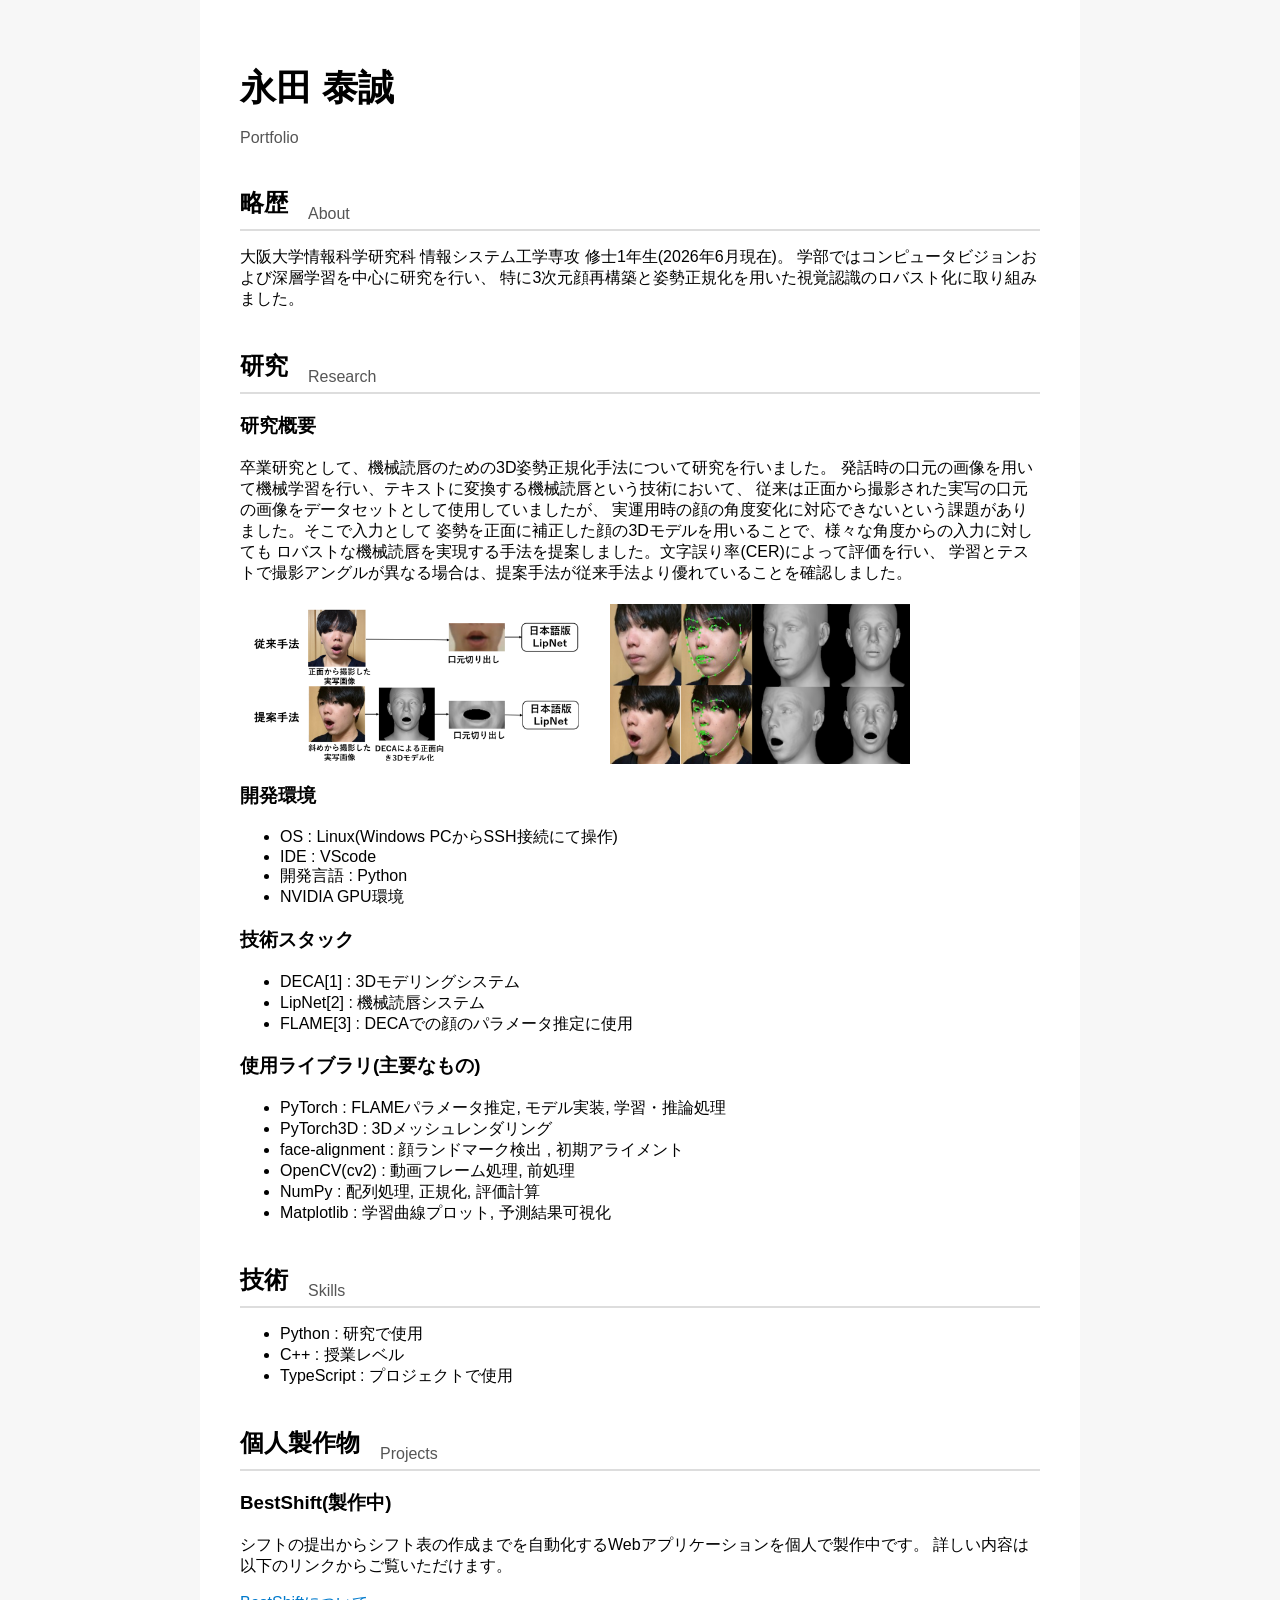
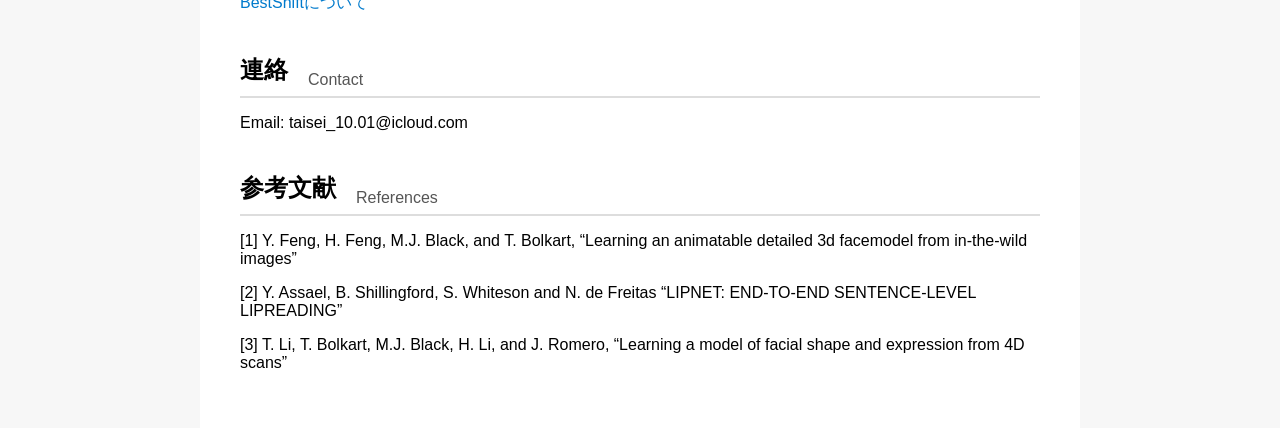
<file: index.html>
<!DOCTYPE html>
<html>
<head>
  <meta charset="UTF-8">
  <title>永田 泰誠 | Portfolio</title>
  <link rel="stylesheet" href="style.css">
</head>

<body>

  <div class="container">

    <h1>永田 泰誠</h1>
    <p class="tagline">Portfolio</p>

    <section>
      <div class="section-header">
        <h2>略歴</h2>
        <p class="tagline">About</p>
      </div>
      <p>
        大阪大学情報科学研究科 情報システム工学専攻 修士1年生(2026年6月現在)。
        学部ではコンピュータビジョンおよび深層学習を中心に研究を行い、
        特に3次元顔再構築と姿勢正規化を用いた視覚認識のロバスト化に取り組みました。
      </p>
    </section>

    <section>
      <div class="section-header">
        <h2>研究</h2>
        <p class="tagline">Research</p>
      </div>
      <h3>研究概要</h3>
      <p>
        卒業研究として、機械読唇のための3D姿勢正規化手法について研究を行いました。
        発話時の口元の画像を用いて機械学習を行い、テキストに変換する機械読唇という技術において、
        従来は正面から撮影された実写の口元の画像をデータセットとして使用していましたが、
        実運用時の顔の角度変化に対応できないという課題がありました。そこで入力として
        姿勢を正面に補正した顔の3Dモデルを用いることで、様々な角度からの入力に対しても
        ロバストな機械読唇を実現する手法を提案しました。文字誤り率(CER)によって評価を行い、
        学習とテストで撮影アングルが異なる場合は、提案手法が従来手法より優れていることを確認しました。
      </p>

      <div class="image-row">
        <img src="results/proposed_method.png" width="350">
        <img src="results/deca_demo_align.png" width="300">
      </div>

      <h3>開発環境</h3>
      <ul>
        <li>OS : Linux(Windows PCからSSH接続にて操作)</li>
        <li>IDE : VScode</li>
        <li>開発言語 : Python</li>
        <li>NVIDIA GPU環境</li>
      </ul>

      <h3>技術スタック</h3>
      <ul>
        <li>DECA[1] : 3Dモデリングシステム</li>
        <li>LipNet[2] : 機械読唇システム</li>
        <li>FLAME[3] : DECAでの顔のパラメータ推定に使用</li>
      </ul>

      <h3>使用ライブラリ(主要なもの)</h3>
      <ul>
        <li>PyTorch : FLAMEパラメータ推定, モデル実装, 学習・推論処理</li>
        <li>PyTorch3D : 3Dメッシュレンダリング</li>
        <li>face-alignment : 顔ランドマーク検出 , 初期アライメント</li>
        <li>OpenCV(cv2) : 動画フレーム処理, 前処理</li>
        <li>NumPy : 配列処理, 正規化, 評価計算</li>
        <li>Matplotlib : 学習曲線プロット, 予測結果可視化</li>
      </ul>


      <!-- <p>
        <a href="https://github.com/yourgithub/3d-pose-normalization-lipreading">
          View GitHub Repository →
        </a>
      </p> -->
    </section>

    <section>
      <div class="section-header">
        <h2>技術</h2>
        <p class="tagline">Skills</p>
      </div>
      <ul>
        <li>Python : 研究で使用</li>
        <li>C++ : 授業レベル</li>
        <li>TypeScript : プロジェクトで使用</li>
      </ul>
    </section>

    <section>
      <div class="section-header">
        <h2>個人製作物</h2>
        <p class="tagline">Projects</p>
      </div>
      <h3>BestShift(製作中)</h3>
      <p>
        シフトの提出からシフト表の作成までを自動化するWebアプリケーションを個人で製作中です。
        詳しい内容は以下のリンクからご覧いただけます。
      </p>
      <a href="./BestShift/" target="_self">
        BestShiftについて
      </a>

    </section>

    <section>
      <div class="section-header">
        <h2>連絡</h2>
        <p class="tagline">Contact</p>
      </div>
      <p>Email: taisei_10.01@icloud.com</p>
    </section>

    <section>
      <div class="section-header">
        <h2>参考文献</h2>
        <p class="tagline">References</p>
      </div>
      <p>[1] Y. Feng, H. Feng, M.J. Black, and T. Bolkart, “Learning an animatable detailed 3d facemodel from in-the-wild images”</p>
      <p>[2] Y. Assael, B. Shillingford, S. Whiteson and N. de Freitas “LIPNET: END-TO-END SENTENCE-LEVEL LIPREADING”</p>
      <p>[3] T. Li, T. Bolkart, M.J. Black, H. Li, and J. Romero, “Learning a model of facial shape and expression from 4D scans”</p>
    </section>

  </div>

</body>
</html>
</file>
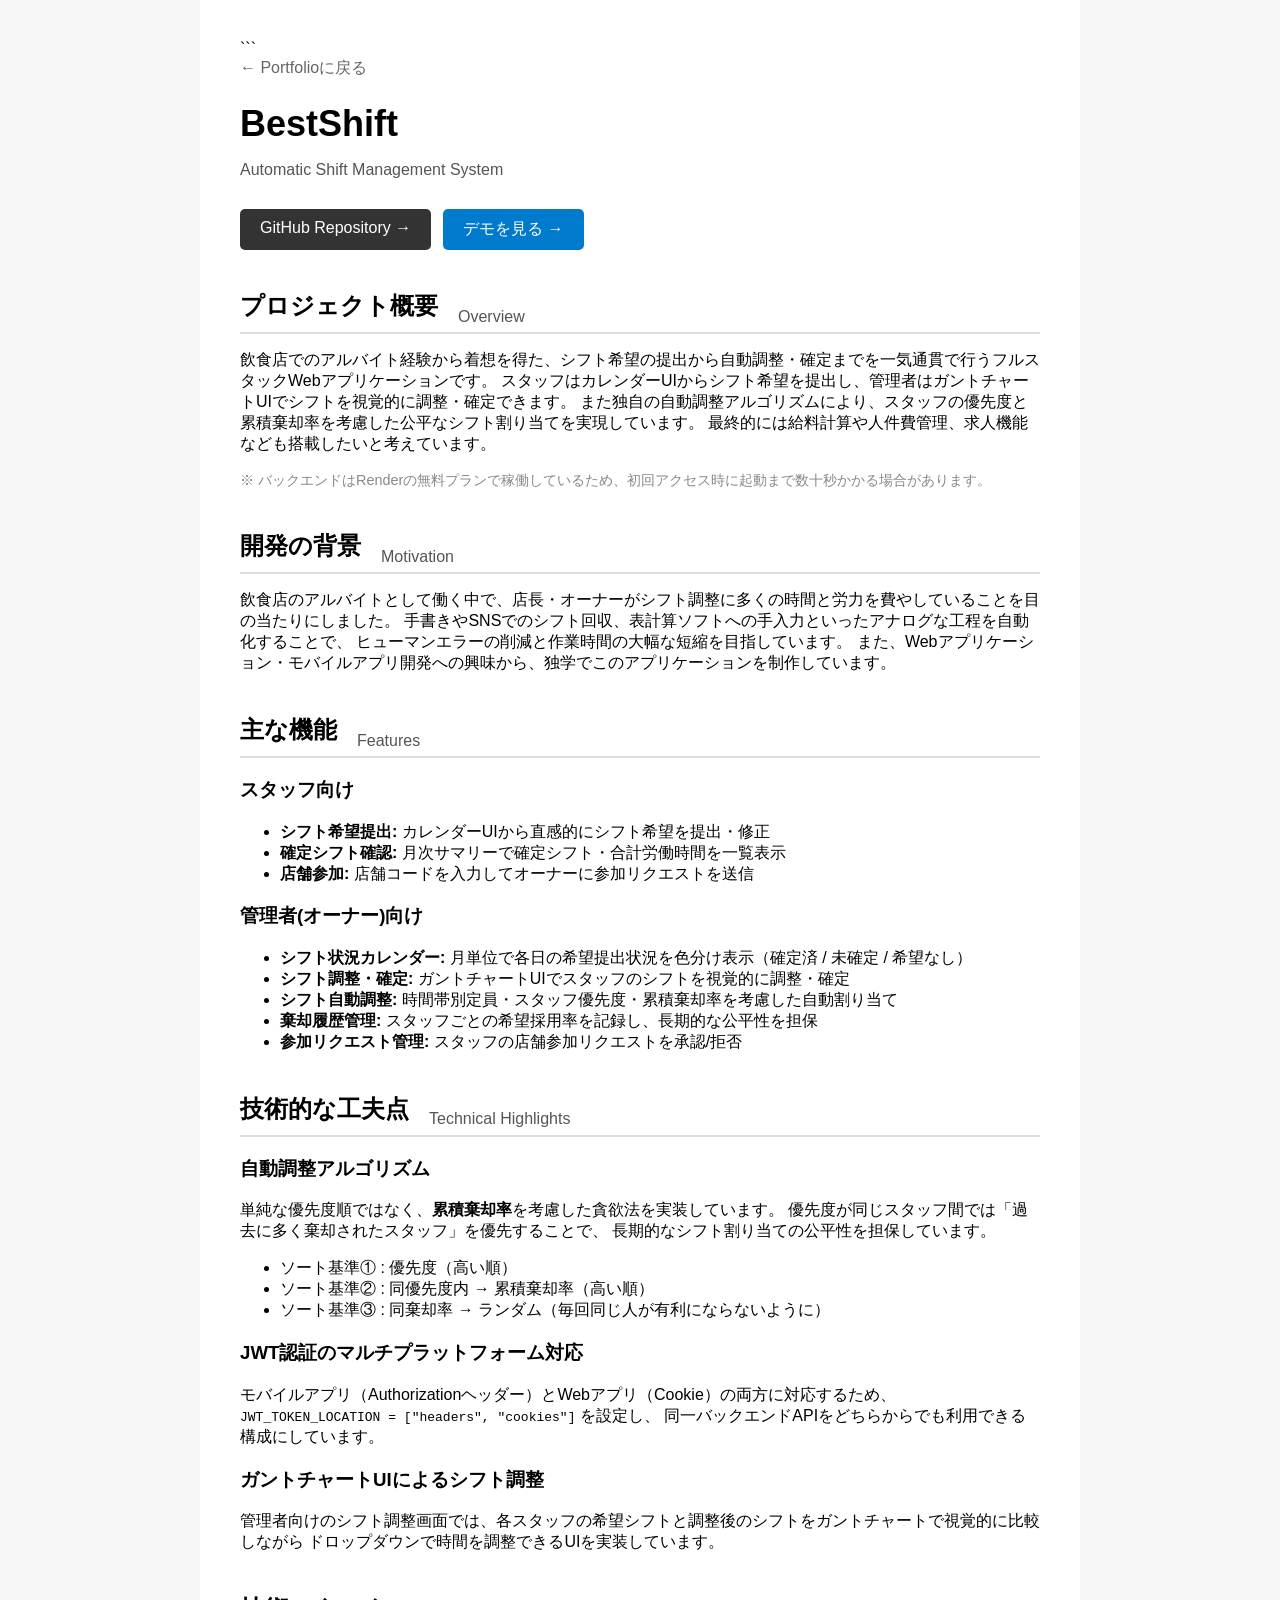
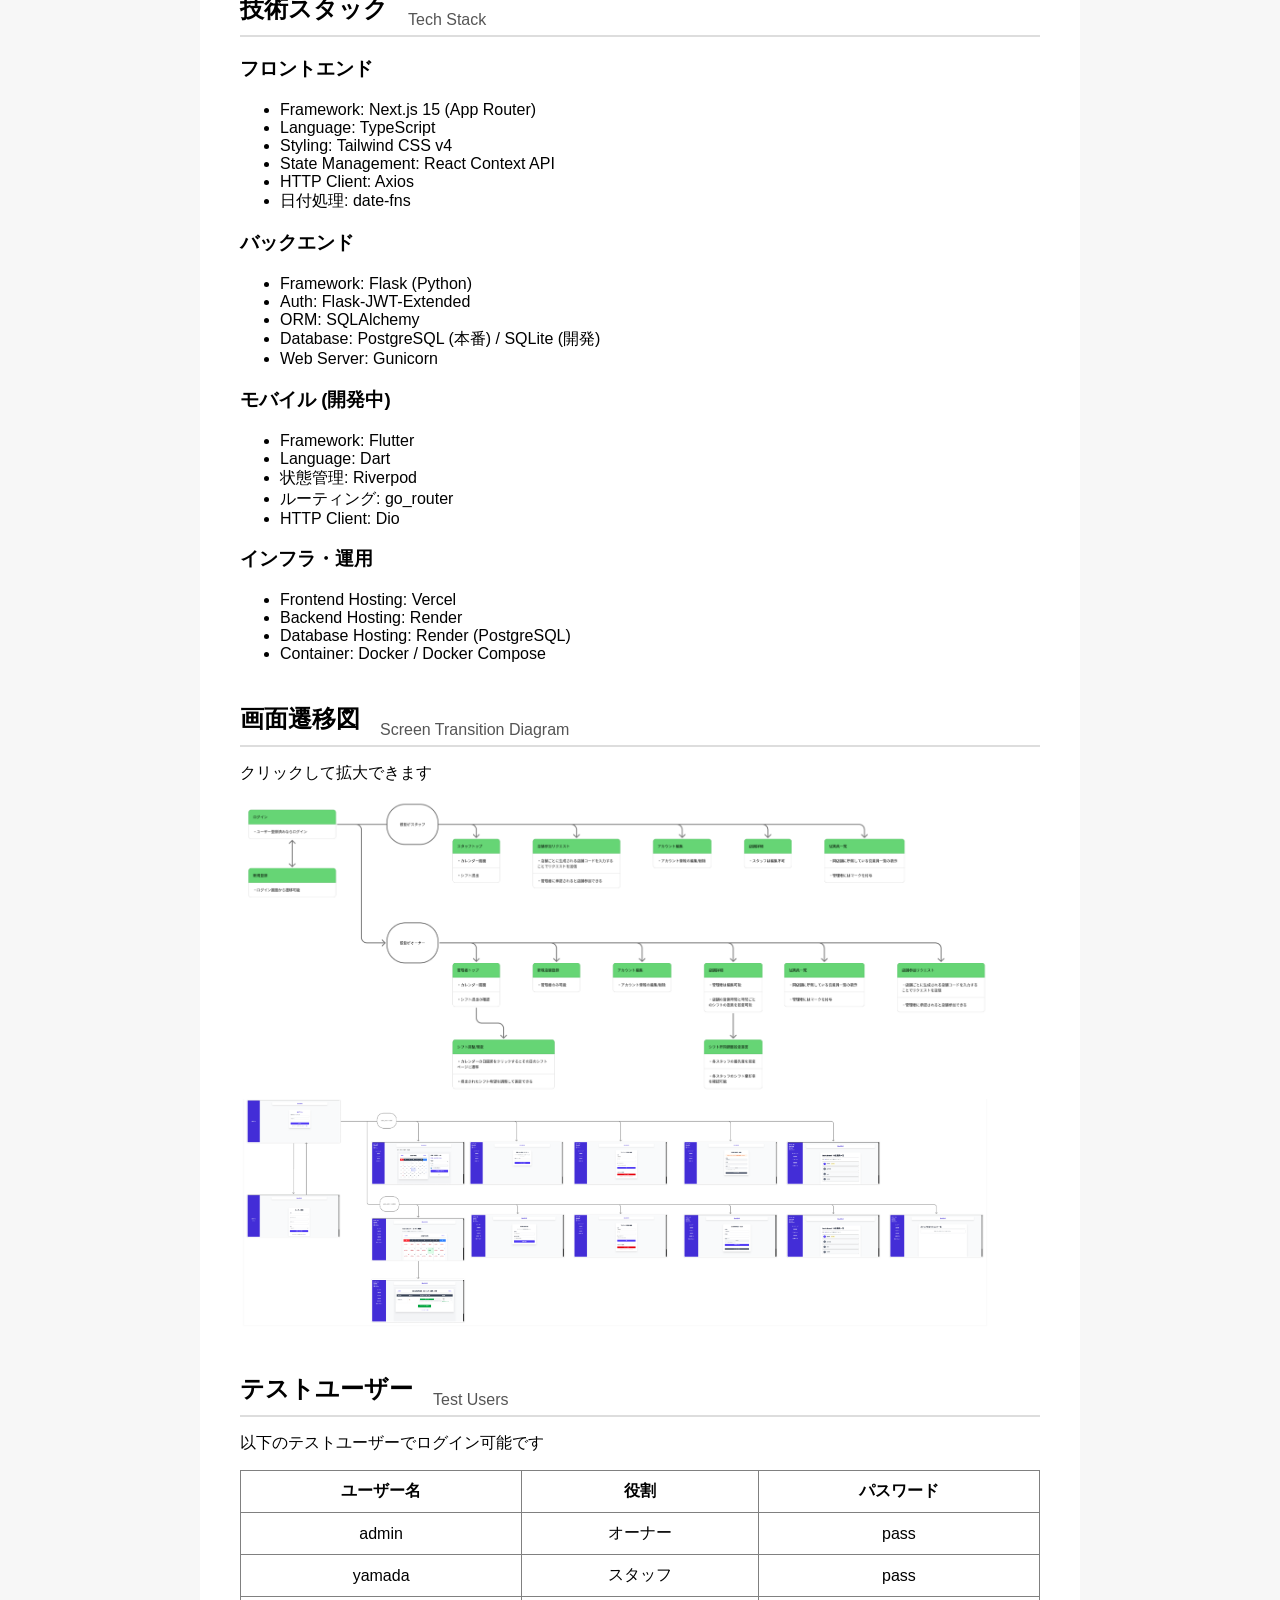
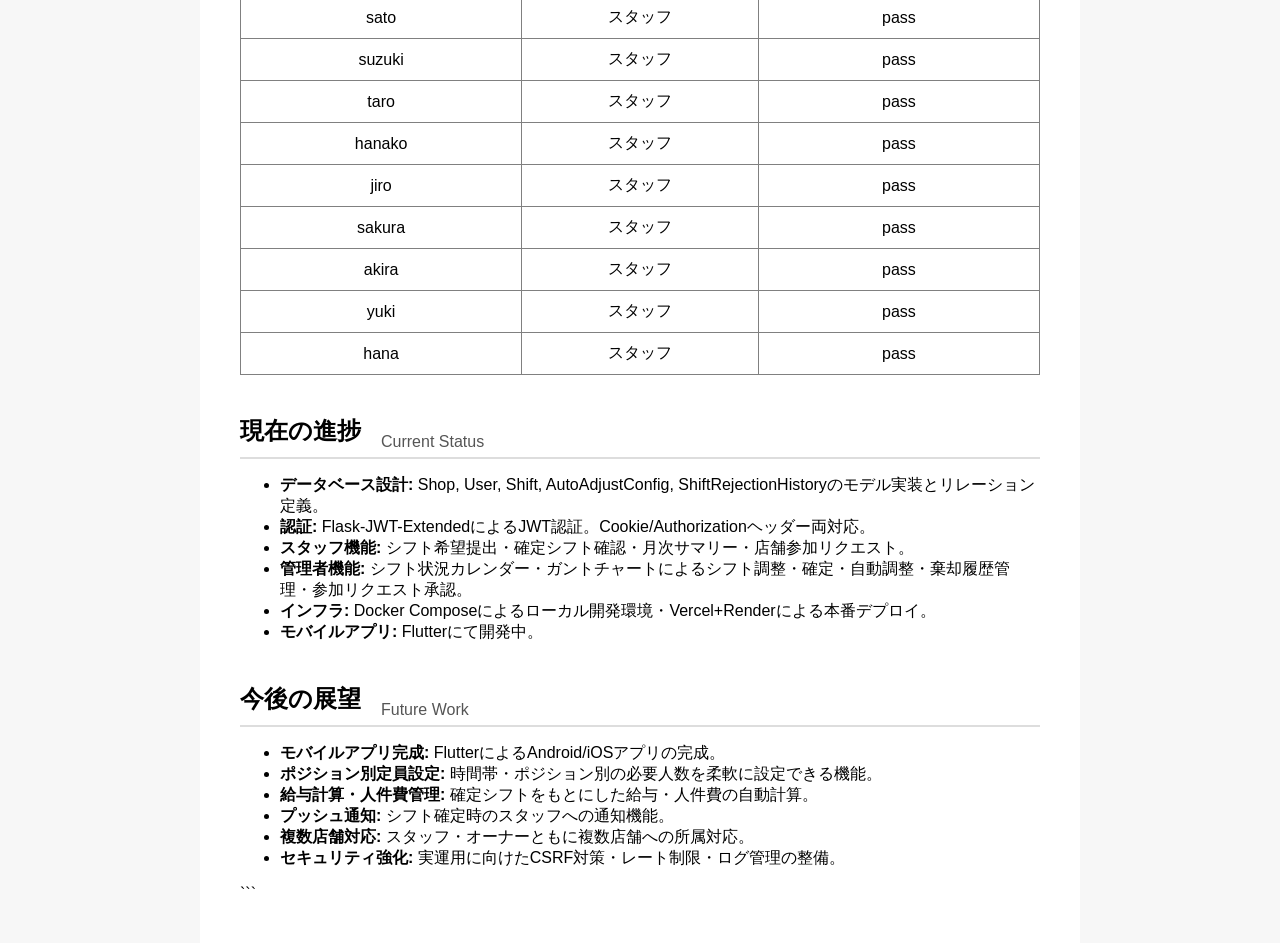
<file: BestShift/index.html>
<!DOCTYPE html>

<html lang="ja">
<head>
  <meta charset="UTF-8">
  <title>BestShift | プロジェクト詳細</title>
  <link rel="stylesheet" href="../style.css">
</head>

<body>

  <div class="container">

```
<nav style="margin-bottom: 20px;">
    <a href="../" style="text-decoration: none; color: #666;">← Portfolioに戻る</a>
</nav>

<h1>BestShift</h1>
<p class="tagline">Automatic Shift Management System</p>

<div style="display: flex; gap: 12px; margin-top: 12px; flex-wrap: wrap;">
  <a href="https://github.com/taisei0719/shift-app" target="_blank"
    style="display:inline-block; padding:10px 20px; background:#333; color:white; border-radius:5px; text-decoration:none;">
    GitHub Repository →
  </a>
  <a href="https://shift-app-iota.vercel.app" target="_blank"
    style="display:inline-block; padding:10px 20px; background:#007acc; color:white; border-radius:5px; text-decoration:none;">
    デモを見る →
  </a>
</div>

<section>
  <div class="section-header">
    <h2>プロジェクト概要</h2>
    <p class="tagline">Overview</p>
  </div>
  <p>
    飲食店でのアルバイト経験から着想を得た、シフト希望の提出から自動調整・確定までを一気通貫で行うフルスタックWebアプリケーションです。
    スタッフはカレンダーUIからシフト希望を提出し、管理者はガントチャートUIでシフトを視覚的に調整・確定できます。
    また独自の自動調整アルゴリズムにより、スタッフの優先度と累積棄却率を考慮した公平なシフト割り当てを実現しています。
    最終的には給料計算や人件費管理、求人機能なども搭載したいと考えています。
  </p>
  <p style="margin-top: 8px; font-size: 0.9em; color: #888;">
    ※ バックエンドはRenderの無料プランで稼働しているため、初回アクセス時に起動まで数十秒かかる場合があります。
  </p>
</section>

<section>
  <div class="section-header">
    <h2>開発の背景</h2>
    <p class="tagline">Motivation</p>
  </div>
  <p>
    飲食店のアルバイトとして働く中で、店長・オーナーがシフト調整に多くの時間と労力を費やしていることを目の当たりにしました。
    手書きやSNSでのシフト回収、表計算ソフトへの手入力といったアナログな工程を自動化することで、
    ヒューマンエラーの削減と作業時間の大幅な短縮を目指しています。
    また、Webアプリケーション・モバイルアプリ開発への興味から、独学でこのアプリケーションを制作しています。
  </p>
</section>

<section>
  <div class="section-header">
    <h2>主な機能</h2>
    <p class="tagline">Features</p>
  </div>

  <h3>スタッフ向け</h3>
  <ul>
    <li><strong>シフト希望提出:</strong> カレンダーUIから直感的にシフト希望を提出・修正</li>
    <li><strong>確定シフト確認:</strong> 月次サマリーで確定シフト・合計労働時間を一覧表示</li>
    <li><strong>店舗参加:</strong> 店舗コードを入力してオーナーに参加リクエストを送信</li>
  </ul>

  <h3>管理者(オーナー)向け</h3>
  <ul>
    <li><strong>シフト状況カレンダー:</strong> 月単位で各日の希望提出状況を色分け表示（確定済 / 未確定 / 希望なし）</li>
    <li><strong>シフト調整・確定:</strong> ガントチャートUIでスタッフのシフトを視覚的に調整・確定</li>
    <li><strong>シフト自動調整:</strong> 時間帯別定員・スタッフ優先度・累積棄却率を考慮した自動割り当て</li>
    <li><strong>棄却履歴管理:</strong> スタッフごとの希望採用率を記録し、長期的な公平性を担保</li>
    <li><strong>参加リクエスト管理:</strong> スタッフの店舗参加リクエストを承認/拒否</li>
  </ul>
</section>

<section>
  <div class="section-header">
    <h2>技術的な工夫点</h2>
    <p class="tagline">Technical Highlights</p>
  </div>

  <h3>自動調整アルゴリズム</h3>
  <p>
    単純な優先度順ではなく、<strong>累積棄却率</strong>を考慮した貪欲法を実装しています。
    優先度が同じスタッフ間では「過去に多く棄却されたスタッフ」を優先することで、
    長期的なシフト割り当ての公平性を担保しています。
  </p>
  <ul>
    <li>ソート基準① : 優先度（高い順）</li>
    <li>ソート基準② : 同優先度内 → 累積棄却率（高い順）</li>
    <li>ソート基準③ : 同棄却率 → ランダム（毎回同じ人が有利にならないように）</li>
  </ul>

  <h3>JWT認証のマルチプラットフォーム対応</h3>
  <p>
    モバイルアプリ（Authorizationヘッダー）とWebアプリ（Cookie）の両方に対応するため、
    <code>JWT_TOKEN_LOCATION = ["headers", "cookies"]</code> を設定し、
    同一バックエンドAPIをどちらからでも利用できる構成にしています。
  </p>

  <h3>ガントチャートUIによるシフト調整</h3>
  <p>
    管理者向けのシフト調整画面では、各スタッフの希望シフトと調整後のシフトをガントチャートで視覚的に比較しながら
    ドロップダウンで時間を調整できるUIを実装しています。
  </p>
</section>

<section>
  <div class="section-header">
    <h2>技術スタック</h2>
    <p class="tagline">Tech Stack</p>
  </div>
  <h3>フロントエンド</h3>
  <ul>
    <li>Framework: Next.js 15 (App Router)</li>
    <li>Language: TypeScript</li>
    <li>Styling: Tailwind CSS v4</li>
    <li>State Management: React Context API</li>
    <li>HTTP Client: Axios</li>
    <li>日付処理: date-fns</li>
  </ul>
  <h3>バックエンド</h3>
  <ul>
    <li>Framework: Flask (Python)</li>
    <li>Auth: Flask-JWT-Extended</li>
    <li>ORM: SQLAlchemy</li>
    <li>Database: PostgreSQL (本番) / SQLite (開発)</li>
    <li>Web Server: Gunicorn</li>
  </ul>
  <h3>モバイル (開発中)</h3>
  <ul>
    <li>Framework: Flutter</li>
    <li>Language: Dart</li>
    <li>状態管理: Riverpod</li>
    <li>ルーティング: go_router</li>
    <li>HTTP Client: Dio</li>
  </ul>
  <h3>インフラ・運用</h3>
  <ul>
    <li>Frontend Hosting: Vercel</li>
    <li>Backend Hosting: Render</li>
    <li>Database Hosting: Render (PostgreSQL)</li>
    <li>Container: Docker / Docker Compose</li>
  </ul>
</section>

<section>
  <div class="section-header">
    <h2>画面遷移図</h2>
    <p class="tagline">Screen Transition Diagram</p>
  </div>
  <p>クリックして拡大できます</p>
  <img src="image/screen_transition1_v2.png" width="750" class="zoomable">
  <img src="image/screen_transition2.png" width="750" class="zoomable">
</section>

<section>
  <div class="section-header">
    <h2>テストユーザー</h2>
    <p class="tagline">Test Users</p>
  </div>
  <p>以下のテストユーザーでログイン可能です</p>
  <table border="1" cellpadding="10" style="border-collapse: collapse; width: 100%; text-align: center;">
    <tr>
      <th>ユーザー名</th>
      <th>役割</th>
      <th>パスワード</th>
    </tr>
    <tr><td>admin</td><td>オーナー</td><td>pass</td></tr>
    <tr><td>yamada</td><td>スタッフ</td><td>pass</td></tr>
    <tr><td>sato</td><td>スタッフ</td><td>pass</td></tr>
    <tr><td>suzuki</td><td>スタッフ</td><td>pass</td></tr>
    <tr><td>taro</td><td>スタッフ</td><td>pass</td></tr>
    <tr><td>hanako</td><td>スタッフ</td><td>pass</td></tr>
    <tr><td>jiro</td><td>スタッフ</td><td>pass</td></tr>
    <tr><td>sakura</td><td>スタッフ</td><td>pass</td></tr>
    <tr><td>akira</td><td>スタッフ</td><td>pass</td></tr>
    <tr><td>yuki</td><td>スタッフ</td><td>pass</td></tr>
    <tr><td>hana</td><td>スタッフ</td><td>pass</td></tr>
  </table>
</section>

<section>
  <div class="section-header">
    <h2>現在の進捗</h2>
    <p class="tagline">Current Status</p>
  </div>
  <ul>
    <li><strong>データベース設計:</strong> Shop, User, Shift, AutoAdjustConfig, ShiftRejectionHistoryのモデル実装とリレーション定義。</li>
    <li><strong>認証:</strong> Flask-JWT-ExtendedによるJWT認証。Cookie/Authorizationヘッダー両対応。</li>
    <li><strong>スタッフ機能:</strong> シフト希望提出・確定シフト確認・月次サマリー・店舗参加リクエスト。</li>
    <li><strong>管理者機能:</strong> シフト状況カレンダー・ガントチャートによるシフト調整・確定・自動調整・棄却履歴管理・参加リクエスト承認。</li>
    <li><strong>インフラ:</strong> Docker Composeによるローカル開発環境・Vercel+Renderによる本番デプロイ。</li>
    <li><strong>モバイルアプリ:</strong> Flutterにて開発中。</li>
  </ul>
</section>

<section>
  <div class="section-header">
    <h2>今後の展望</h2>
    <p class="tagline">Future Work</p>
  </div>
  <ul>
    <li><strong>モバイルアプリ完成:</strong> FlutterによるAndroid/iOSアプリの完成。</li>
    <li><strong>ポジション別定員設定:</strong> 時間帯・ポジション別の必要人数を柔軟に設定できる機能。</li>
    <li><strong>給与計算・人件費管理:</strong> 確定シフトをもとにした給与・人件費の自動計算。</li>
    <li><strong>プッシュ通知:</strong> シフト確定時のスタッフへの通知機能。</li>
    <li><strong>複数店舗対応:</strong> スタッフ・オーナーともに複数店舗への所属対応。</li>
    <li><strong>セキュリティ強化:</strong> 実運用に向けたCSRF対策・レート制限・ログ管理の整備。</li>
  </ul>
</section>
```

  </div>

  <div id="lightbox">
    <img id="lightbox-img">
  </div>

  <script>
  const images = document.querySelectorAll('.zoomable');
  const lightbox = document.getElementById('lightbox');
  const lightboxImg = document.getElementById('lightbox-img');
  
  images.forEach(img => {
    img.addEventListener('click', () => {
      lightbox.style.display = 'flex';
      lightboxImg.src = img.src;
    })
  });
  
  lightbox.addEventListener('click', () => {
    lightbox.style.display = 'none'
  });
  </script>

</body>
</html>
</file>
<file: style.css>
body {
  font-family: Arial, sans-serif;
  background-color: #f7f7f7;
  margin: 0;
  padding: 0;
}

.container {
  width: 800px;
  margin: auto;
  padding: 40px;
  background: white;
}

h1 {
  font-size: 36px;
  margin-bottom: 5px;
}

.tagline {
  color: #555;
  margin-bottom: 30px;
}

h2 {
  margin-top: 40px;
  padding-bottom: 5px;
}

.image-row {
  display: flex;
  gap: 20px;
  margin-top: 20px;
}

a {
  color: #007acc;
  text-decoration: none;
}

.section-header {
  display: flex;
  align-items: center;
  gap: 20px;
  border-bottom: 2px solid #ddd;
  padding-bottom: 5px;
  margin-top: 40px;
}

.section-header h2 {
  margin-top: 0;
  margin-bottom: 0;
}

.section-header .tagline {
  margin-bottom: 0;
}

.zoomable {
  cursor: zoom-in;
  transition: 0.3s;
}

#lightbox {
  position: fixed;
  display: none;
  top: 0;
  left: 0;
  width: 100%;
  height: 100%;
  background: rgba(0,0,0,0.8);
  justify-content: center;
  align-items: center;
}

#lightbox img {
  max-width: 90%;
  max-height: 90%;
}
</file>
